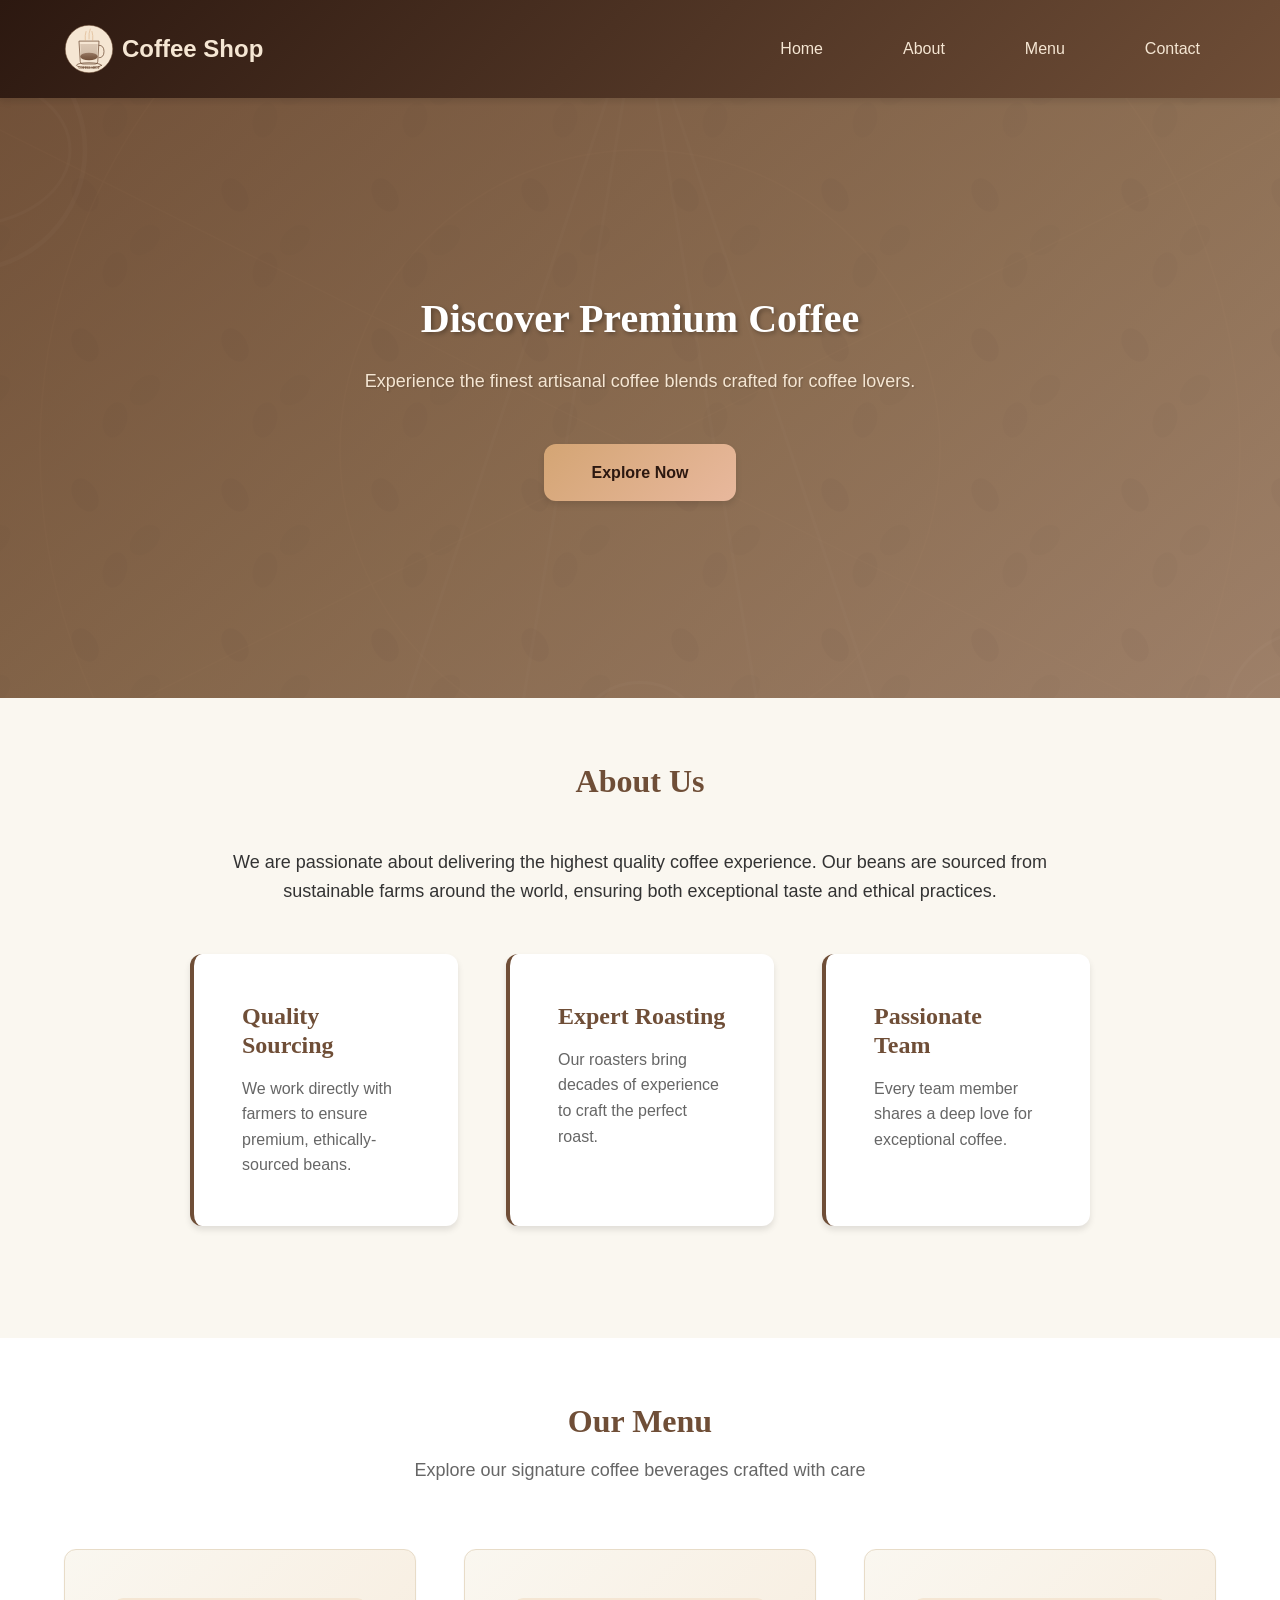
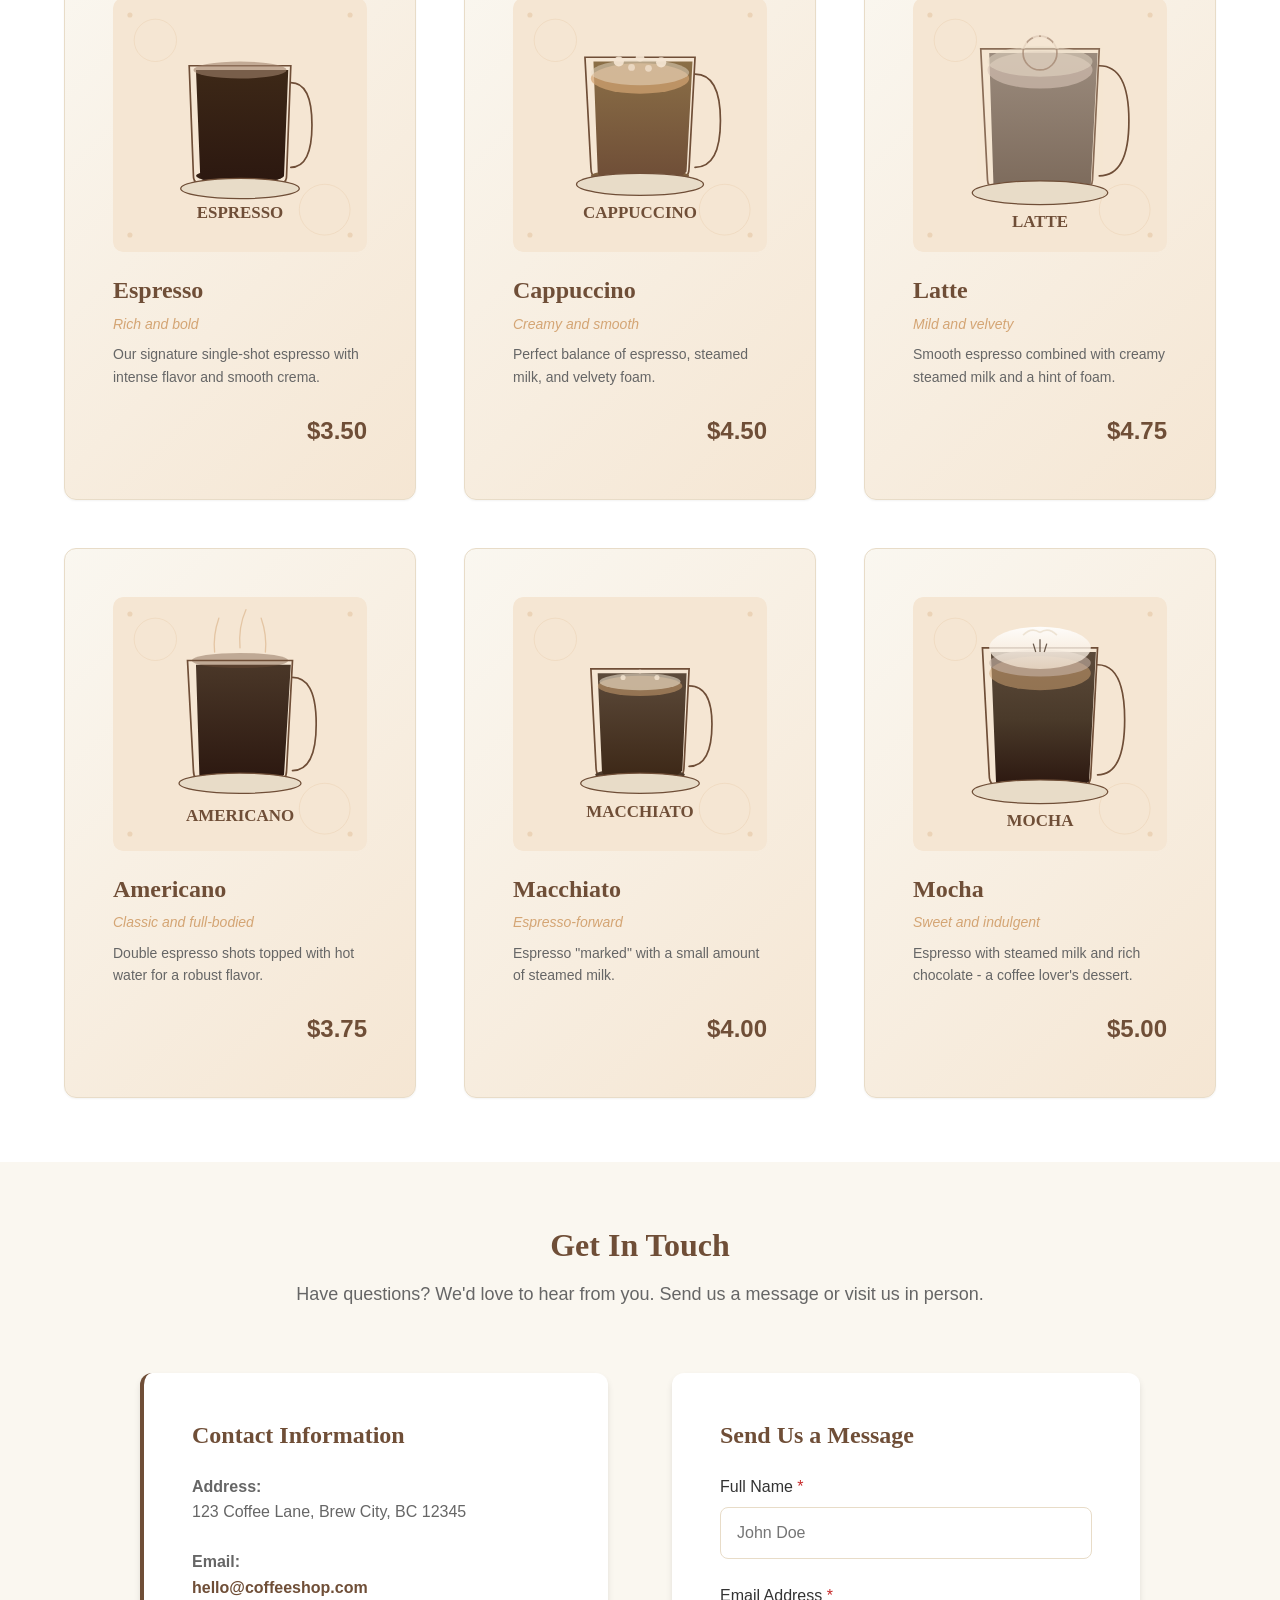
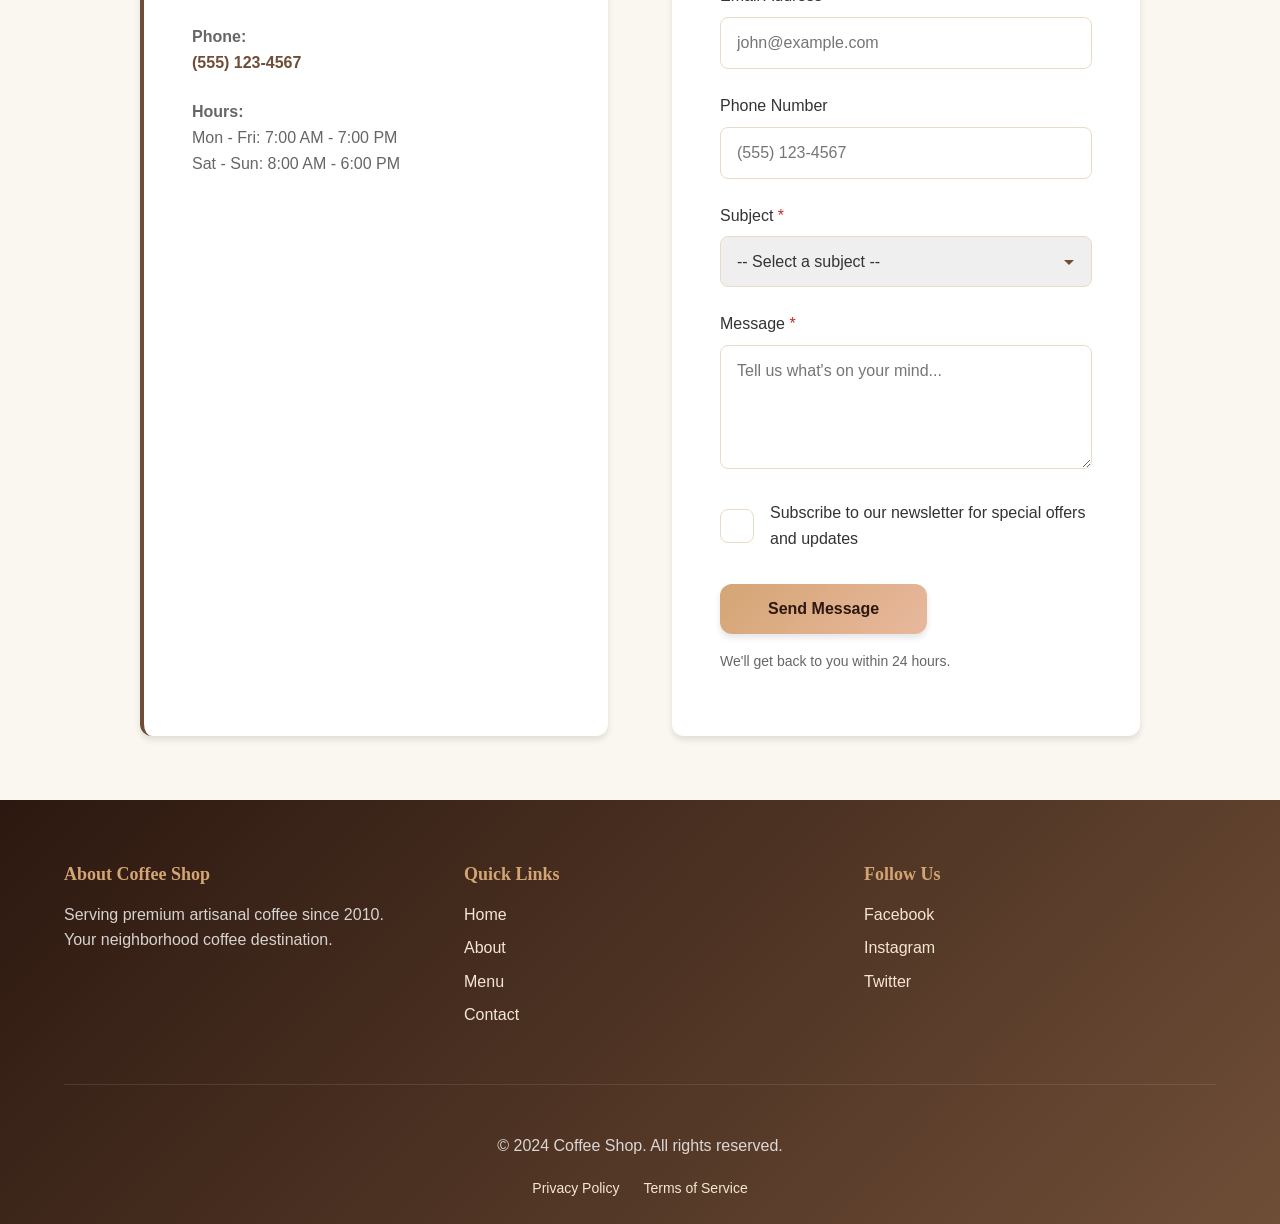
<file: index.html>
<!DOCTYPE html>
<html lang="en">
<head>
    <meta charset="UTF-8">
    <meta name="viewport" content="width=device-width, initial-scale=1.0">
    <meta name="description" content="Premium coffee shop landing page - Discover our artisanal coffee blends and cozy atmosphere.">
    <meta name="keywords" content="coffee, artisanal, cafe, specialty coffee, espresso">
    <meta name="author" content="Coffee Shop">
    <title>Coffee Shop - Artisanal Coffee Blends</title>
    <link rel="stylesheet" href="css/styles.css">
    <!-- Preload hero background for faster LCP -->
    <link rel="preload" as="image" href="images/hero-background.svg">
    <!-- Preload logo for header -->
    <link rel="preload" as="image" href="images/logo.svg">
</head>
<body>
    <!-- Header with Navigation -->
    <header class="header">
        <nav class="navbar">
            <div class="container">
                <div class="nav-wrapper">
                    <a href="#home" class="logo-link">
                        <img src="images/logo.svg" alt="Coffee Shop Logo" class="logo-image" width="50" height="50" loading="eager">
                        <span class="logo-text">Coffee Shop</span>
                    </a>
                    <ul class="nav-links">
                        <li><a href="#home">Home</a></li>
                        <li><a href="#about">About</a></li>
                        <li><a href="#menu">Menu</a></li>
                        <li><a href="#contact">Contact</a></li>
                    </ul>
                </div>
            </div>
        </nav>
    </header>

    <main>
        <!-- Hero Section with Background Image -->
        <section id="home" class="hero" style="background-image: url('images/hero-background.svg');">
            <div class="hero-content">
                <h2>Discover Premium Coffee</h2>
                <p>Experience the finest artisanal coffee blends crafted for coffee lovers.</p>
                <a href="#menu" class="cta-button">Explore Now</a>
            </div>
        </section>

        <!-- About Section -->
        <section id="about" class="about">
            <div class="container">
                <h2>About Us</h2>
                <article class="about-content">
                    <p>We are passionate about delivering the highest quality coffee experience. Our beans are sourced from sustainable farms around the world, ensuring both exceptional taste and ethical practices.</p>
                    <div class="about-features">
                        <div class="feature">
                            <h3>Quality Sourcing</h3>
                            <p>We work directly with farmers to ensure premium, ethically-sourced beans.</p>
                        </div>
                        <div class="feature">
                            <h3>Expert Roasting</h3>
                            <p>Our roasters bring decades of experience to craft the perfect roast.</p>
                        </div>
                        <div class="feature">
                            <h3>Passionate Team</h3>
                            <p>Every team member shares a deep love for exceptional coffee.</p>
                        </div>
                    </div>
                </article>
            </div>
        </section>

        <!-- Menu Preview Section with Images -->
        <section id="menu" class="menu">
            <div class="container">
                <h2>Our Menu</h2>
                <p class="menu-intro">Explore our signature coffee beverages crafted with care</p>
                <div class="menu-items">
                    <article class="menu-item">
                        <figure class="menu-item-image">
                            <img 
                                src="images/menu-espresso.svg" 
                                alt="Espresso - Rich and bold single-shot espresso" 
                                width="280" 
                                height="280"
                                loading="lazy"
                            >
                        </figure>
                        <h3>Espresso</h3>
                        <p class="description">Rich and bold</p>
                        <p class="details">Our signature single-shot espresso with intense flavor and smooth crema.</p>
                        <span class="price">$3.50</span>
                    </article>

                    <article class="menu-item">
                        <figure class="menu-item-image">
                            <img 
                                src="images/menu-cappuccino.svg" 
                                alt="Cappuccino - Creamy and smooth espresso with steamed milk and foam" 
                                width="280" 
                                height="280"
                                loading="lazy"
                            >
                        </figure>
                        <h3>Cappuccino</h3>
                        <p class="description">Creamy and smooth</p>
                        <p class="details">Perfect balance of espresso, steamed milk, and velvety foam.</p>
                        <span class="price">$4.50</span>
                    </article>

                    <article class="menu-item">
                        <figure class="menu-item-image">
                            <img 
                                src="images/menu-latte.svg" 
                                alt="Latte - Mild and velvety coffee with steamed milk" 
                                width="280" 
                                height="280"
                                loading="lazy"
                            >
                        </figure>
                        <h3>Latte</h3>
                        <p class="description">Mild and velvety</p>
                        <p class="details">Smooth espresso combined with creamy steamed milk and a hint of foam.</p>
                        <span class="price">$4.75</span>
                    </article>

                    <article class="menu-item">
                        <figure class="menu-item-image">
                            <img 
                                src="images/menu-americano.svg" 
                                alt="Americano - Classic and full-bodied coffee" 
                                width="280" 
                                height="280"
                                loading="lazy"
                            >
                        </figure>
                        <h3>Americano</h3>
                        <p class="description">Classic and full-bodied</p>
                        <p class="details">Double espresso shots topped with hot water for a robust flavor.</p>
                        <span class="price">$3.75</span>
                    </article>

                    <article class="menu-item">
                        <figure class="menu-item-image">
                            <img 
                                src="images/menu-macchiato.svg" 
                                alt="Macchiato - Espresso-forward drink with milk mark" 
                                width="280" 
                                height="280"
                                loading="lazy"
                            >
                        </figure>
                        <h3>Macchiato</h3>
                        <p class="description">Espresso-forward</p>
                        <p class="details">Espresso "marked" with a small amount of steamed milk.</p>
                        <span class="price">$4.00</span>
                    </article>

                    <article class="menu-item">
                        <figure class="menu-item-image">
                            <img 
                                src="images/menu-mocha.svg" 
                                alt="Mocha - Sweet and indulgent espresso with chocolate" 
                                width="280" 
                                height="280"
                                loading="lazy"
                            >
                        </figure>
                        <h3>Mocha</h3>
                        <p class="description">Sweet and indulgent</p>
                        <p class="details">Espresso with steamed milk and rich chocolate - a coffee lover's dessert.</p>
                        <span class="price">$5.00</span>
                    </article>
                </div>
            </div>
        </section>

        <!-- Contact Section with Form -->
        <section id="contact" class="contact">
            <div class="container">
                <h2>Get In Touch</h2>
                <p class="contact-intro">Have questions? We'd love to hear from you. Send us a message or visit us in person.</p>
                
                <div class="contact-wrapper">
                    <!-- Contact Information -->
                    <aside class="contact-info">
                        <h3>Contact Information</h3>
                        <address>
                            <p><strong>Address:</strong><br>123 Coffee Lane, Brew City, BC 12345</p>
                            <p><strong>Email:</strong><br><a href="mailto:hello@coffeeshop.com">hello@coffeeshop.com</a></p>
                            <p><strong>Phone:</strong><br><a href="tel:+15551234567">(555) 123-4567</a></p>
                            <p><strong>Hours:</strong><br>Mon - Fri: 7:00 AM - 7:00 PM<br>Sat - Sun: 8:00 AM - 6:00 PM</p>
                        </address>
                    </aside>

                    <!-- Contact Form -->
                    <form class="contact-form" method="POST" action="#" name="contactForm">
                        <h3>Send Us a Message</h3>
                        
                        <div class="form-group">
                            <label for="name">Full Name <span class="required">*</span></label>
                            <input 
                                type="text" 
                                id="name" 
                                name="name" 
                                placeholder="John Doe"
                                required
                                autocomplete="name"
                            >
                        </div>

                        <div class="form-group">
                            <label for="email">Email Address <span class="required">*</span></label>
                            <input 
                                type="email" 
                                id="email" 
                                name="email" 
                                placeholder="john@example.com"
                                required
                                autocomplete="email"
                            >
                        </div>

                        <div class="form-group">
                            <label for="phone">Phone Number</label>
                            <input 
                                type="tel" 
                                id="phone" 
                                name="phone" 
                                placeholder="(555) 123-4567"
                                autocomplete="tel"
                            >
                        </div>

                        <div class="form-group">
                            <label for="subject">Subject <span class="required">*</span></label>
                            <select id="subject" name="subject" required>
                                <option value="">-- Select a subject --</option>
                                <option value="general">General Inquiry</option>
                                <option value="order">Order Information</option>
                                <option value="events">Events & Catering</option>
                                <option value="feedback">Feedback</option>
                                <option value="partnership">Business Partnership</option>
                                <option value="other">Other</option>
                            </select>
                        </div>

                        <div class="form-group">
                            <label for="message">Message <span class="required">*</span></label>
                            <textarea 
                                id="message" 
                                name="message" 
                                rows="5" 
                                placeholder="Tell us what's on your mind..."
                                required
                            ></textarea>
                        </div>

                        <div class="form-group checkbox">
                            <input 
                                type="checkbox" 
                                id="newsletter" 
                                name="newsletter"
                            >
                            <label for="newsletter">Subscribe to our newsletter for special offers and updates</label>
                        </div>

                        <button type="submit" class="submit-button">Send Message</button>
                        <p class="form-note">We'll get back to you within 24 hours.</p>
                    </form>
                </div>
            </div>
        </section>
    </main>

    <!-- Footer -->
    <footer class="footer">
        <div class="container">
            <div class="footer-content">
                <div class="footer-section">
                    <h4>About Coffee Shop</h4>
                    <p>Serving premium artisanal coffee since 2010. Your neighborhood coffee destination.</p>
                </div>
                <div class="footer-section">
                    <h4>Quick Links</h4>
                    <ul>
                        <li><a href="#home">Home</a></li>
                        <li><a href="#about">About</a></li>
                        <li><a href="#menu">Menu</a></li>
                        <li><a href="#contact">Contact</a></li>
                    </ul>
                </div>
                <div class="footer-section">
                    <h4>Follow Us</h4>
                    <ul>
                        <li><a href="#" title="Visit our Facebook">Facebook</a></li>
                        <li><a href="#" title="Follow us on Instagram">Instagram</a></li>
                        <li><a href="#" title="Follow us on Twitter">Twitter</a></li>
                    </ul>
                </div>
            </div>
            <div class="footer-bottom">
                <p>&copy; 2024 Coffee Shop. All rights reserved.</p>
                <ul class="footer-links">
                    <li><a href="#">Privacy Policy</a></li>
                    <li><a href="#">Terms of Service</a></li>
                </ul>
            </div>
        </div>
    </footer>

    <script src="assets/script.js"></script>
</body>
</html>
</file>
<file: css/styles.css>
/* ================================================
   COFFEE SHOP LANDING PAGE - COMPREHENSIVE STYLESHEET
   ================================================ */

/* =====================
   1. ROOT VARIABLES & RESETS
   ===================== */

:root {
    /* Color Palette - Coffee Shop Theme */
    --color-primary: #6F4E37;          /* Rich espresso brown */
    --color-secondary: #A0826D;        /* Medium coffee brown */
    --color-accent: #D4A574;           /* Warm caramel/cream */
    --color-light: #F5E6D3;            /* Soft cream background */
    --color-lighter: #FAF7F0;          /* Off-white */
    --color-dark: #2C1810;             /* Deep espresso black */
    --color-white: #FFFFFF;
    --color-text: #333333;
    --color-text-light: #666666;
    --color-border: #E8DCC8;
    --color-success: #2E7D32;
    --color-error: #C62828;

    /* Typography */
    --font-primary: 'Segoe UI', Tahoma, Geneva, Verdana, sans-serif;
    --font-secondary: 'Georgia', 'Times New Roman', serif;
    --font-size-base: 1rem;
    --font-size-lg: 1.125rem;
    --font-size-xl: 1.5rem;
    --font-size-2xl: 2rem;
    --font-size-3xl: 2.5rem;
    --font-size-sm: 0.875rem;
    --font-weight-normal: 400;
    --font-weight-medium: 500;
    --font-weight-semibold: 600;
    --font-weight-bold: 700;

    /* Spacing */
    --spacing-xs: 0.25rem;
    --spacing-sm: 0.5rem;
    --spacing-md: 1rem;
    --spacing-lg: 1.5rem;
    --spacing-xl: 2rem;
    --spacing-2xl: 3rem;
    --spacing-3xl: 4rem;

    /* Border Radius */
    --radius-sm: 4px;
    --radius-md: 8px;
    --radius-lg: 12px;
    --radius-full: 50%;

    /* Transitions */
    --transition-fast: 0.2s ease;
    --transition-normal: 0.3s ease;
    --transition-slow: 0.5s ease;

    /* Box Shadow */
    --shadow-sm: 0 1px 2px rgba(0, 0, 0, 0.05);
    --shadow-md: 0 4px 6px rgba(0, 0, 0, 0.1);
    --shadow-lg: 0 10px 15px rgba(0, 0, 0, 0.15);
    --shadow-xl: 0 20px 25px rgba(0, 0, 0, 0.2);

    /* Container Width */
    --container-width: 1200px;
    --container-padding: 1.5rem;
}

/* Reset & Base Styles */
* {
    margin: 0;
    padding: 0;
    box-sizing: border-box;
}

html {
    scroll-behavior: smooth;
    font-size: 16px;
    width: 100%;
    overflow-x: hidden;
}

body {
    font-family: var(--font-primary);
    font-size: var(--font-size-base);
    line-height: 1.6;
    color: var(--color-text);
    background-color: var(--color-white);
    overflow-x: hidden;
    width: 100%;
    max-width: 100vw;
}

/* =====================
   2. TYPOGRAPHY
   ===================== */

h1, h2, h3, h4, h5, h6 {
    font-family: var(--font-secondary);
    line-height: 1.2;
    color: var(--color-dark);
    margin-bottom: var(--spacing-md);
    font-weight: var(--font-weight-bold);
    word-wrap: break-word;
}

h1 {
    font-size: var(--font-size-3xl);
}

h2 {
    font-size: var(--font-size-2xl);
}

h3 {
    font-size: var(--font-size-xl);
}

h4 {
    font-size: var(--font-size-lg);
}

p {
    margin-bottom: var(--spacing-md);
    color: var(--color-text-light);
    word-wrap: break-word;
}

a {
    color: var(--color-primary);
    text-decoration: none;
    transition: color var(--transition-fast);
}

a:hover {
    color: var(--color-accent);
}

/* Image Optimization */
img {
    max-width: 100%;
    height: auto;
    display: block;
}

figure {
    margin: 0;
    padding: 0;
}

/* =====================
   3. CONTAINER & LAYOUT
   ===================== */

.container {
    max-width: var(--container-width);
    margin: 0 auto;
    padding: 0 var(--container-padding);
    width: 100%;
}

main {
    background-color: var(--color-white);
    width: 100%;
}

section {
    padding: var(--spacing-3xl) 0;
    width: 100%;
}

/* =====================
   4. HEADER & NAVIGATION
   ===================== */

.header {
    background: linear-gradient(135deg, var(--color-dark) 0%, var(--color-primary) 100%);
    box-shadow: var(--shadow-md);
    position: sticky;
    top: 0;
    z-index: 1000;
    width: 100%;
}

.navbar {
    padding: var(--spacing-lg) 0;
    width: 100%;
}

.nav-wrapper {
    display: flex;
    justify-content: space-between;
    align-items: center;
    gap: var(--spacing-lg);
    flex-wrap: wrap;
}

.logo-link {
    display: flex;
    align-items: center;
    gap: var(--spacing-sm);
    text-decoration: none;
    transition: opacity var(--transition-normal);
    white-space: nowrap;
    flex-shrink: 0;
}

.logo-link:hover {
    opacity: 0.8;
}

.logo-image {
    width: 50px;
    height: 50px;
    display: block;
}

.logo-text {
    font-size: var(--font-size-xl);
    font-weight: var(--font-weight-bold);
    color: var(--color-light);
    margin: 0;
    transition: color var(--transition-normal);
    white-space: nowrap;
}

.logo-link:hover .logo-text {
    color: var(--color-accent);
}

.nav-links {
    display: flex;
    list-style: none;
    gap: var(--spacing-2xl);
    flex-wrap: wrap;
    justify-content: flex-end;
}

.nav-links a {
    color: var(--color-light);
    font-weight: var(--font-weight-medium);
    padding: var(--spacing-sm) var(--spacing-md);
    position: relative;
    transition: color var(--transition-normal);
    white-space: nowrap;
}

.nav-links a:hover {
    color: var(--color-accent);
}

.nav-links a::after {
    content: '';
    position: absolute;
    bottom: 0;
    left: 0;
    width: 0;
    height: 2px;
    background-color: var(--color-accent);
    transition: width var(--transition-normal);
}

.nav-links a:hover::after {
    width: 100%;
}

/* =====================
   5. HERO SECTION
   ===================== */

.hero {
    background: linear-gradient(135deg, var(--color-primary) 0%, var(--color-secondary) 100%);
    background-size: cover;
    background-position: center;
    background-attachment: fixed;
    color: var(--color-white);
    text-align: center;
    padding: var(--spacing-3xl) var(--spacing-2xl) !important;
    min-height: 600px;
    display: flex;
    align-items: center;
    justify-content: center;
    position: relative;
    overflow: hidden;
    width: 100%;
}

.hero::before {
    content: '';
    position: absolute;
    top: 0;
    left: 0;
    right: 0;
    bottom: 0;
    background: linear-gradient(135deg, rgba(111, 78, 55, 0.7) 0%, rgba(160, 130, 109, 0.7) 100%);
    z-index: 1;
}

.hero-content {
    position: relative;
    z-index: 2;
    max-width: 800px;
    padding: 0 var(--spacing-md);
    width: 100%;
}

.hero h2 {
    font-size: var(--font-size-3xl);
    color: var(--color-white);
    margin-bottom: var(--spacing-lg);
    text-shadow: 2px 2px 4px rgba(0, 0, 0, 0.3);
    word-wrap: break-word;
}

.hero p {
    font-size: var(--font-size-lg);
    color: var(--color-light);
    margin-bottom: var(--spacing-2xl);
    text-shadow: 1px 1px 2px rgba(0, 0, 0, 0.2);
    word-wrap: break-word;
}

/* =====================
   6. BUTTONS & CTA
   ===================== */

.cta-button,
.submit-button {
    background: linear-gradient(135deg, var(--color-accent) 0%, #E8B89D 100%);
    color: var(--color-dark);
    padding: var(--spacing-md) var(--spacing-2xl);
    border: none;
    border-radius: var(--radius-lg);
    font-size: var(--font-size-base);
    font-weight: var(--font-weight-semibold);
    cursor: pointer;
    transition: all var(--transition-normal);
    box-shadow: var(--shadow-md);
    display: inline-block;
    white-space: nowrap;
}

.cta-button:hover,
.submit-button:hover {
    transform: translateY(-2px);
    box-shadow: var(--shadow-lg);
    background: linear-gradient(135deg, #E8B89D 0%, var(--color-accent) 100%);
}

.cta-button:active,
.submit-button:active {
    transform: translateY(0);
}

/* =====================
   7. ABOUT SECTION
   ===================== */

.about {
    background-color: var(--color-lighter);
    width: 100%;
}

.about .container h2 {
    text-align: center;
    margin-bottom: var(--spacing-2xl);
    color: var(--color-primary);
    word-wrap: break-word;
}

.about-content {
    max-width: 900px;
    margin: 0 auto var(--spacing-2xl);
    width: 100%;
}

.about-content > p {
    text-align: center;
    font-size: var(--font-size-lg);
    color: var(--color-text);
    margin-bottom: var(--spacing-2xl);
    word-wrap: break-word;
}

.about-features {
    display: grid;
    grid-template-columns: repeat(auto-fit, minmax(250px, 1fr));
    gap: var(--spacing-2xl);
    width: 100%;
}

.feature {
    background: var(--color-white);
    padding: var(--spacing-2xl);
    border-radius: var(--radius-lg);
    box-shadow: var(--shadow-md);
    border-left: 4px solid var(--color-primary);
    transition: all var(--transition-normal);
    width: 100%;
}

.feature:hover {
    box-shadow: var(--shadow-lg);
    transform: translateY(-4px);
}

.feature h3 {
    color: var(--color-primary);
    margin-bottom: var(--spacing-md);
    word-wrap: break-word;
}

.feature p {
    color: var(--color-text-light);
    margin-bottom: 0;
    word-wrap: break-word;
}

/* =====================
   8. MENU SECTION
   ===================== */

.menu {
    background-color: var(--color-white);
    width: 100%;
}

.menu .container h2 {
    text-align: center;
    color: var(--color-primary);
    margin-bottom: var(--spacing-md);
    word-wrap: break-word;
}

.menu-intro {
    text-align: center;
    font-size: var(--font-size-lg);
    color: var(--color-text-light);
    margin-bottom: var(--spacing-3xl);
    word-wrap: break-word;
}

.menu-items {
    display: grid;
    grid-template-columns: repeat(auto-fit, minmax(300px, 1fr));
    gap: var(--spacing-2xl);
    width: 100%;
}

.menu-item {
    background: linear-gradient(135deg, var(--color-lighter) 0%, var(--color-light) 100%);
    padding: var(--spacing-2xl);
    border-radius: var(--radius-lg);
    border: 1px solid var(--color-border);
    box-shadow: var(--shadow-sm);
    transition: all var(--transition-normal);
    position: relative;
    overflow: hidden;
    width: 100%;
    display: flex;
    flex-direction: column;
}

.menu-item::before {
    content: '';
    position: absolute;
    top: 0;
    left: -100%;
    width: 100%;
    height: 100%;
    background: linear-gradient(90deg, transparent, rgba(255, 255, 255, 0.3), transparent);
    transition: left var(--transition-normal);
    z-index: 1;
}

.menu-item:hover {
    box-shadow: var(--shadow-lg);
    transform: translateY(-4px);
}

.menu-item:hover::before {
    left: 100%;
}

/* Menu Item Image Styling */
.menu-item-image {
    width: 100%;
    height: auto;
    margin-bottom: var(--spacing-lg);
    border-radius: var(--radius-md);
    overflow: hidden;
    position: relative;
    z-index: 2;
}

.menu-item-image img {
    width: 100%;
    height: auto;
    display: block;
    border-radius: var(--radius-md);
    transition: transform var(--transition-normal);
}

.menu-item:hover .menu-item-image img {
    transform: scale(1.05);
}

.menu-item h3 {
    color: var(--color-primary);
    margin-bottom: var(--spacing-sm);
    word-wrap: break-word;
    position: relative;
    z-index: 2;
}

.menu-item .description {
    color: var(--color-accent);
    font-size: var(--font-size-sm);
    font-style: italic;
    font-weight: var(--font-weight-medium);
    margin-bottom: var(--spacing-sm);
    word-wrap: break-word;
    position: relative;
    z-index: 2;
}

.menu-item .details {
    color: var(--color-text-light);
    font-size: var(--font-size-sm);
    margin-bottom: var(--spacing-lg);
    word-wrap: break-word;
    position: relative;
    z-index: 2;
    flex-grow: 1;
}

.menu-item .price {
    display: block;
    color: var(--color-primary);
    font-size: var(--font-size-xl);
    font-weight: var(--font-weight-bold);
    text-align: right;
    position: relative;
    z-index: 2;
}

/* =====================
   9. CONTACT SECTION
   ===================== */

.contact {
    background-color: var(--color-lighter);
    width: 100%;
}

.contact .container h2 {
    text-align: center;
    color: var(--color-primary);
    margin-bottom: var(--spacing-md);
    word-wrap: break-word;
}

.contact-intro {
    text-align: center;
    font-size: var(--font-size-lg);
    color: var(--color-text-light);
    margin-bottom: var(--spacing-3xl);
    word-wrap: break-word;
}

.contact-wrapper {
    display: grid;
    grid-template-columns: repeat(auto-fit, minmax(300px, 1fr));
    gap: var(--spacing-3xl);
    max-width: 1000px;
    margin: 0 auto;
    width: 100%;
}

.contact-info {
    background: var(--color-white);
    padding: var(--spacing-2xl);
    border-radius: var(--radius-lg);
    box-shadow: var(--shadow-md);
    border-left: 4px solid var(--color-primary);
    width: 100%;
}

.contact-info h3 {
    color: var(--color-primary);
    margin-bottom: var(--spacing-lg);
    word-wrap: break-word;
}

.contact-info address {
    font-style: normal;
}

.contact-info p {
    margin-bottom: var(--spacing-lg);
    word-wrap: break-word;
}

.contact-info a {
    color: var(--color-primary);
    font-weight: var(--font-weight-semibold);
    word-wrap: break-word;
}

.contact-info a:hover {
    color: var(--color-accent);
    text-decoration: underline;
}

/* =====================
   10. CONTACT FORM
   ===================== */

.contact-form {
    background: var(--color-white);
    padding: var(--spacing-2xl);
    border-radius: var(--radius-lg);
    box-shadow: var(--shadow-md);
    width: 100%;
}

.contact-form h3 {
    color: var(--color-primary);
    margin-bottom: var(--spacing-lg);
    word-wrap: break-word;
}

.form-group {
    margin-bottom: var(--spacing-lg);
    width: 100%;
}

.form-group label {
    display: block;
    margin-bottom: var(--spacing-sm);
    color: var(--color-text);
    font-weight: var(--font-weight-medium);
    word-wrap: break-word;
}

.required {
    color: var(--color-error);
}

.form-group input,
.form-group select,
.form-group textarea {
    width: 100%;
    max-width: 100%;
    padding: var(--spacing-md);
    border: 1px solid var(--color-border);
    border-radius: var(--radius-md);
    font-family: var(--font-primary);
    font-size: var(--font-size-base);
    color: var(--color-text);
    transition: all var(--transition-fast);
    -webkit-appearance: none;
    appearance: none;
}

.form-group input[type="checkbox"] {
    width: auto;
    max-width: 100%;
}

.form-group select {
    background-image: url("data:image/svg+xml,%3Csvg xmlns='http://www.w3.org/2000/svg' width='12' height='12' viewBox='0 0 12 12'%3E%3Cpath fill='%236F4E37' d='M6 9L1 4h10z'/%3E%3C/svg%3E");
    background-repeat: no-repeat;
    background-position: right var(--spacing-md) center;
    padding-right: var(--spacing-2xl);
}

.form-group input:focus,
.form-group select:focus,
.form-group textarea:focus {
    outline: none;
    border-color: var(--color-primary);
    box-shadow: 0 0 0 3px rgba(111, 78, 55, 0.1);
}

.form-group textarea {
    resize: vertical;
    min-height: 120px;
    font-family: var(--font-primary);
}

.form-group.checkbox {
    display: flex;
    align-items: center;
    gap: var(--spacing-md);
    margin-bottom: var(--spacing-xl);
    width: 100%;
}

.form-group.checkbox input[type="checkbox"] {
    width: 20px;
    height: 20px;
    margin: 0;
    cursor: pointer;
    flex-shrink: 0;
}

.form-group.checkbox label {
    margin-bottom: 0;
    cursor: pointer;
}

.form-note {
    font-size: var(--font-size-sm);
    color: var(--color-text-light);
    margin-top: var(--spacing-md);
    word-wrap: break-word;
}

/* =====================
   11. FOOTER
   ===================== */

.footer {
    background: linear-gradient(135deg, var(--color-dark) 0%, var(--color-primary) 100%);
    color: var(--color-light);
    padding: var(--spacing-3xl) 0 var(--spacing-lg);
    width: 100%;
}

.footer-content {
    display: grid;
    grid-template-columns: repeat(auto-fit, minmax(250px, 1fr));
    gap: var(--spacing-2xl);
    margin-bottom: var(--spacing-2xl);
    padding-bottom: var(--spacing-2xl);
    border-bottom: 1px solid rgba(255, 255, 255, 0.1);
    width: 100%;
}

.footer-section h4 {
    color: var(--color-accent);
    margin-bottom: var(--spacing-md);
    word-wrap: break-word;
}

.footer-section p {
    color: rgba(255, 255, 255, 0.8);
    margin-bottom: 0;
    word-wrap: break-word;
}

.footer-section ul {
    list-style: none;
}

.footer-section ul li {
    margin-bottom: var(--spacing-sm);
}

.footer-section a {
    color: var(--color-light);
    transition: color var(--transition-fast);
    word-wrap: break-word;
}

.footer-section a:hover {
    color: var(--color-accent);
}

.footer-bottom {
    text-align: center;
    width: 100%;
}

.footer-bottom p {
    color: rgba(255, 255, 255, 0.8);
    margin-bottom: var(--spacing-md);
    word-wrap: break-word;
}

.footer-links {
    list-style: none;
    display: flex;
    justify-content: center;
    gap: var(--spacing-lg);
    flex-wrap: wrap;
    width: 100%;
}

.footer-links a {
    color: var(--color-light);
    font-size: var(--font-size-sm);
    transition: color var(--transition-fast);
    word-wrap: break-word;
}

.footer-links a:hover {
    color: var(--color-accent);
}

/* =====================
   12. RESPONSIVE DESIGN
   ===================== */

/* Small Devices (320px - 480px) - Mobile */
@media (max-width: 480px) {
    :root {
        --font-size-base: 0.95rem;
        --font-size-lg: 1rem;
        --font-size-xl: 1.25rem;
        --font-size-2xl: 1.5rem;
        --font-size-3xl: 1.75rem;
        --font-size-sm: 0.8rem;
        --spacing-xs: 0.2rem;
        --spacing-sm: 0.4rem;
        --spacing-md: 0.75rem;
        --spacing-lg: 1rem;
        --spacing-xl: 1.5rem;
        --spacing-2xl: 1.5rem;
        --spacing-3xl: 1.5rem;
        --container-padding: 0.75rem;
    }

    html {
        font-size: 15px;
    }

    body {
        max-width: 100vw;
        width: 100%;
    }

    .nav-wrapper {
        flex-direction: column;
        align-items: center;
        gap: var(--spacing-md);
    }

    .logo-image {
        width: 40px;
        height: 40px;
    }

    .nav-links {
        flex-direction: column;
        gap: var(--spacing-md);
        text-align: center;
        width: 100%;
    }

    .nav-links li {
        width: 100%;
    }

    .nav-links a {
        display: block;
        padding: var(--spacing-md) 0;
    }

    .hero {
        min-height: 350px;
        padding: var(--spacing-2xl) var(--spacing-md) !important;
    }

    .hero h2 {
        font-size: 1.5rem;
    }

    .hero p {
        font-size: 0.95rem;
    }

    .cta-button {
        padding: 0.75rem 1.5rem;
        font-size: 0.95rem;
    }

    .about-features {
        grid-template-columns: 1fr;
        gap: var(--spacing-xl);
    }

    .feature {
        padding: var(--spacing-lg);
    }

    .menu-items {
        grid-template-columns: 1fr;
        gap: var(--spacing-xl);
    }

    .menu-item {
        padding: var(--spacing-lg);
    }

    .menu-item h3 {
        font-size: 1.1rem;
    }

    .menu-item-image img {
        max-width: 280px;
        margin: 0 auto var(--spacing-md);
    }

    .contact-wrapper {
        grid-template-columns: 1fr;
        gap: var(--spacing-xl);
    }

    .contact-info,
    .contact-form {
        padding: var(--spacing-lg);
    }

    .form-group {
        margin-bottom: var(--spacing-md);
    }

    .form-group input,
    .form-group select,
    .form-group textarea {
        padding: var(--spacing-md);
        font-size: 1rem;
    }

    .form-group.checkbox {
        flex-direction: column;
        align-items: flex-start;
        gap: var(--spacing-md);
    }

    .form-group.checkbox input[type="checkbox"] {
        margin-top: 0.2rem;
    }

    .footer-content {
        grid-template-columns: 1fr;
        gap: var(--spacing-lg);
    }

    .footer-links {
        gap: var(--spacing-md);
    }

    .footer-links a {
        font-size: 0.85rem;
    }

    section {
        padding: var(--spacing-xl) 0;
    }

    h1 {
        font-size: 1.5rem;
    }

    h2 {
        font-size: 1.35rem;
    }

    h3 {
        font-size: 1.15rem;
    }

    h4 {
        font-size: 1rem;
    }
}

/* Medium Devices (481px - 768px) - Tablet */
@media (max-width: 768px) and (min-width: 481px) {
    :root {
        --font-size-base: 0.975rem;
        --font-size-lg: 1.1rem;
        --font-size-xl: 1.35rem;
        --font-size-2xl: 1.75rem;
        --font-size-3xl: 2rem;
        --spacing-2xl: 2rem;
        --spacing-3xl: 2rem;
        --container-padding: 1rem;
    }

    .nav-links {
        gap: var(--spacing-lg);
        font-size: 0.95rem;
    }

    .nav-links a {
        padding: 0.4rem var(--spacing-md);
    }

    .logo-image {
        width: 45px;
        height: 45px;
    }

    .hero {
        min-height: 450px;
        padding: var(--spacing-2xl) var(--spacing-lg) !important;
    }

    .hero h2 {
        font-size: 1.75rem;
    }

    .hero p {
        font-size: 1rem;
    }

    .menu-items {
        grid-template-columns: repeat(2, 1fr);
        gap: var(--spacing-xl);
    }

    .contact-wrapper {
        grid-template-columns: 1fr;
        gap: var(--spacing-2xl);
    }

    section {
        padding: var(--spacing-2xl) 0;
    }
}

/* Large Devices (769px - 1199px) - Tablet/Large Tablet */
@media (min-width: 769px) and (max-width: 1199px) {
    :root {
        --container-padding: 1.25rem;
    }

    .menu-items {
        grid-template-columns: repeat(2, 1fr);
        gap: var(--spacing-2xl);
    }

    .hero {
        min-height: 550px;
    }
}

/* Extra Large Devices (1200px and up) - Desktop */
@media (min-width: 1200px) {
    :root {
        --container-padding: 1.5rem;
    }

    .menu-items {
        grid-template-columns: repeat(3, 1fr);
    }

    .hero {
        min-height: 600px;
    }
}

/* Extra Extra Large Devices (1400px+) - Large Desktop */
@media (min-width: 1400px) {
    :root {
        --font-size-3xl: 3rem;
        --font-size-2xl: 2.25rem;
        --container-width: 1400px;
    }

    .container {
        max-width: 1400px;
    }
}

/* =====================
   13. UTILITY CLASSES
   ===================== */

.text-center {
    text-align: center;
}

.text-primary {
    color: var(--color-primary);
}

.text-accent {
    color: var(--color-accent);
}

.bg-light {
    background-color: var(--color-lighter);
}

.mt-lg {
    margin-top: var(--spacing-2xl);
}

.mb-lg {
    margin-bottom: var(--spacing-2xl);
}

/* =====================
   14. ACCESSIBILITY
   ===================== */

@media (prefers-reduced-motion: reduce) {
    * {
        animation-duration: 0.01ms !important;
        animation-iteration-count: 1 !important;
        transition-duration: 0.01ms !important;
    }
}

@media (prefers-color-scheme: dark) {
    :root {
        --color-text: #E0E0E0;
        --color-text-light: #B0B0B0;
        --color-lighter: #1A1A1A;
        --color-light: #2A2A2A;
        --color-white: #0D0D0D;
    }

    body {
        background-color: var(--color-white);
    }

    .about,
    .contact {
        background-color: #1A1A1A;
    }

    .menu-item,
    .contact-info,
    .contact-form,
    .feature {
        background-color: #1A1A1A;
        border-color: #333333;
    }

    .feature {
        border-left-color: var(--color-accent);
    }
}

/* =====================
   15. PRINT STYLES
   ===================== */

@media print {
    .header,
    .footer,
    .cta-button,
    .submit-button {
        display: none;
    }

    body {
        background-color: #fff;
        color: #000;
    }

    section {
        page-break-inside: avoid;
    }
}
</file>
